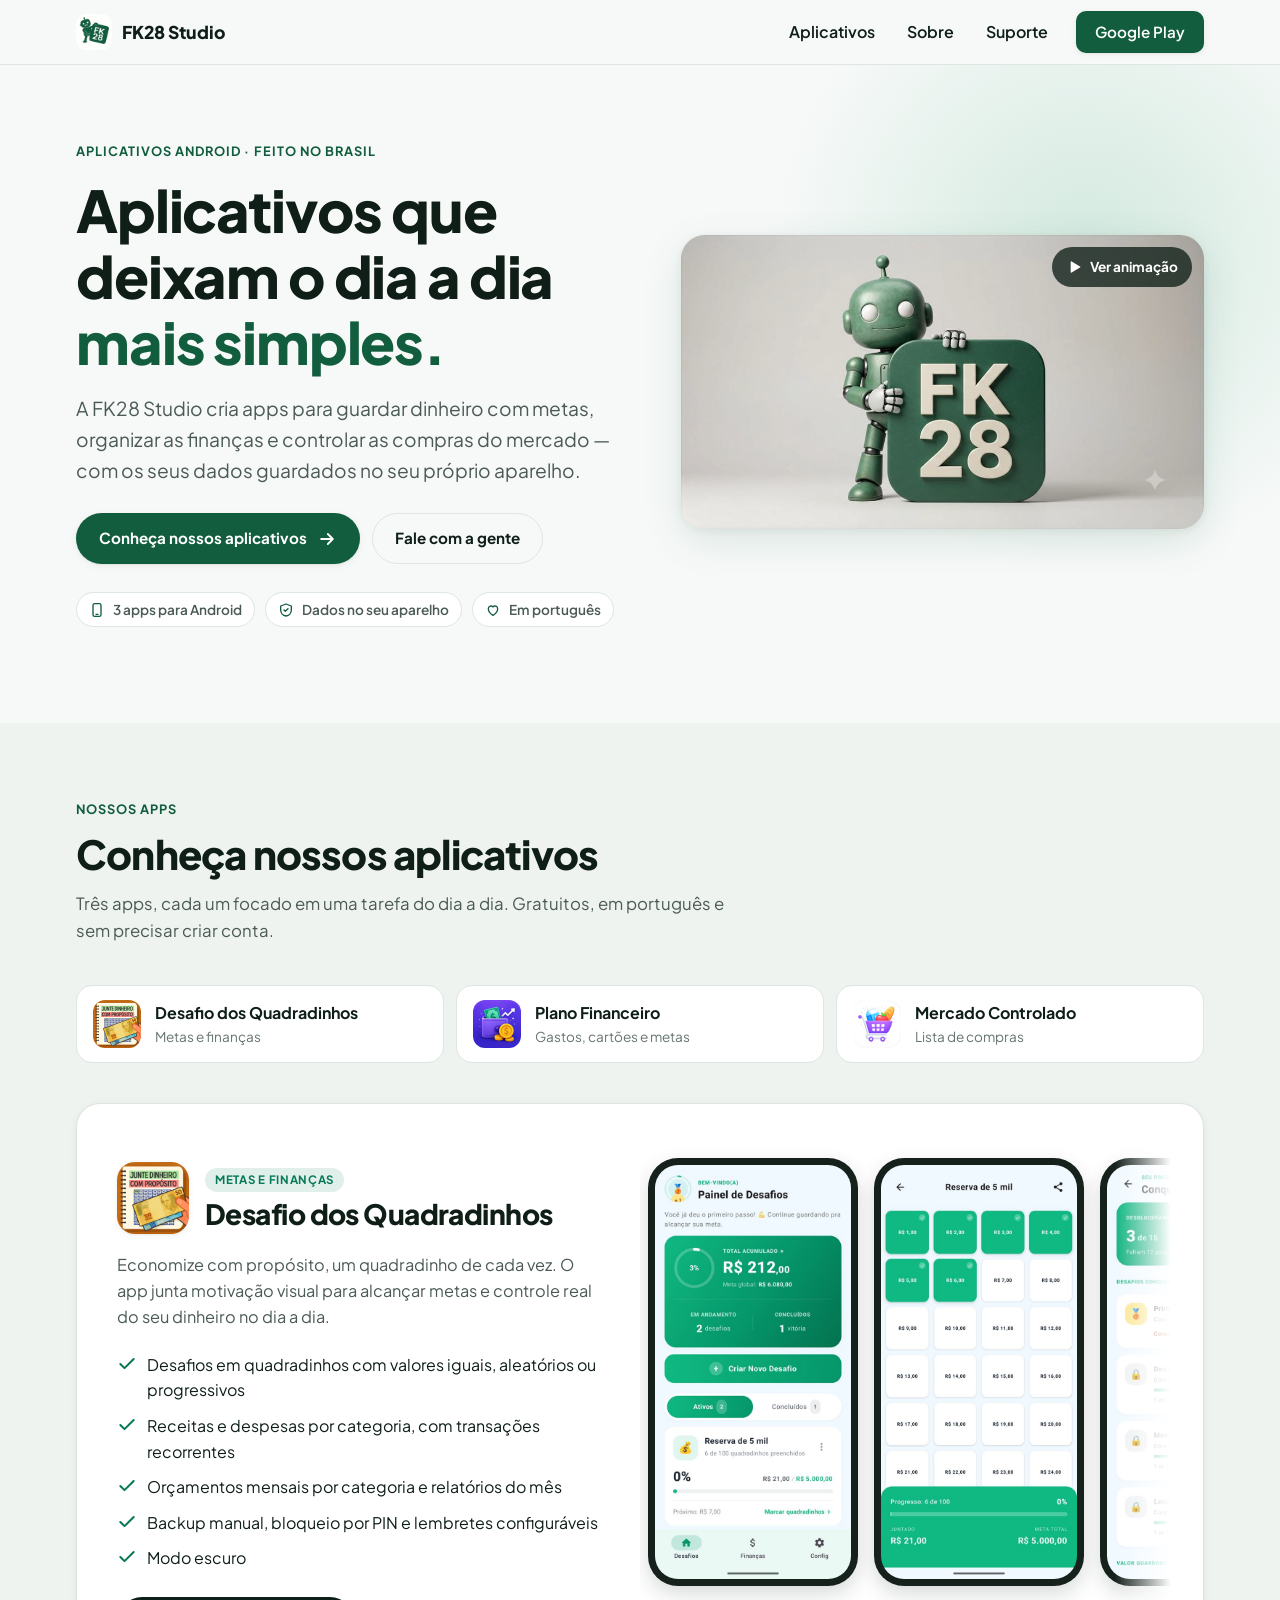
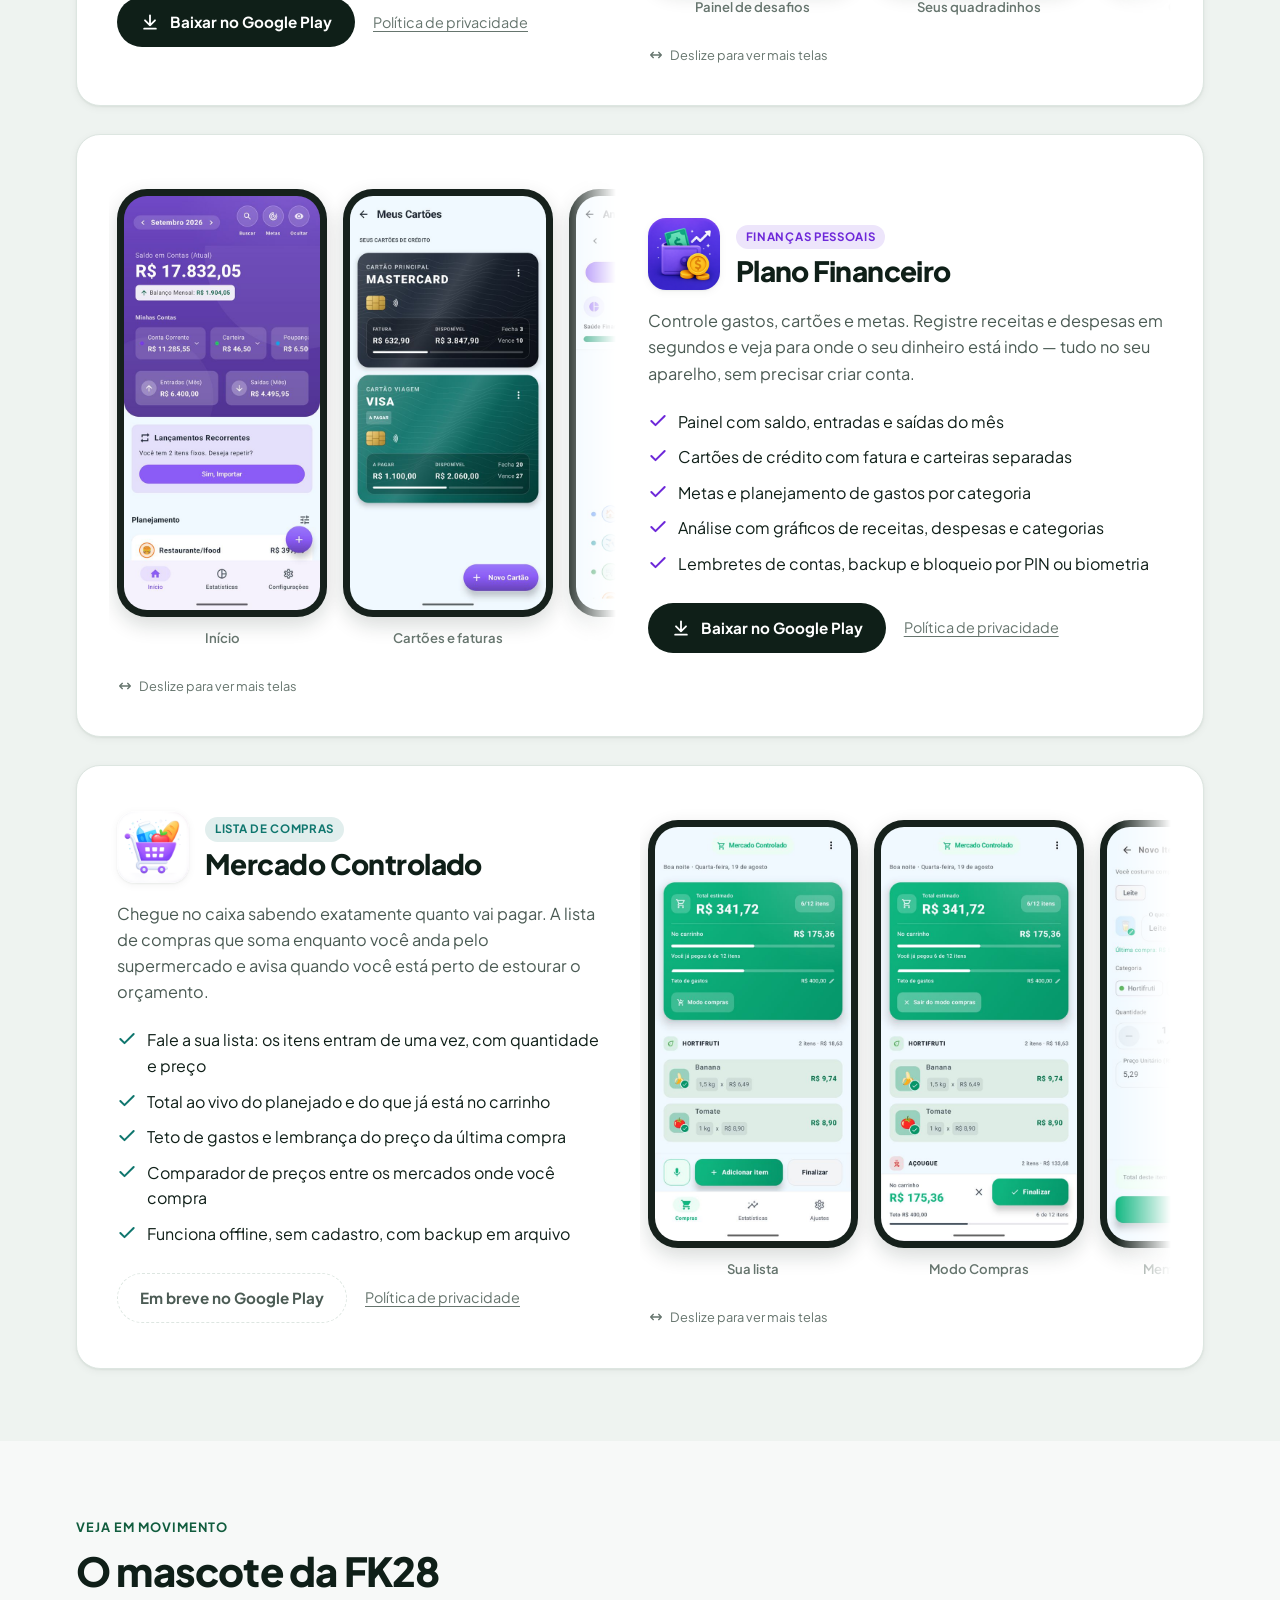
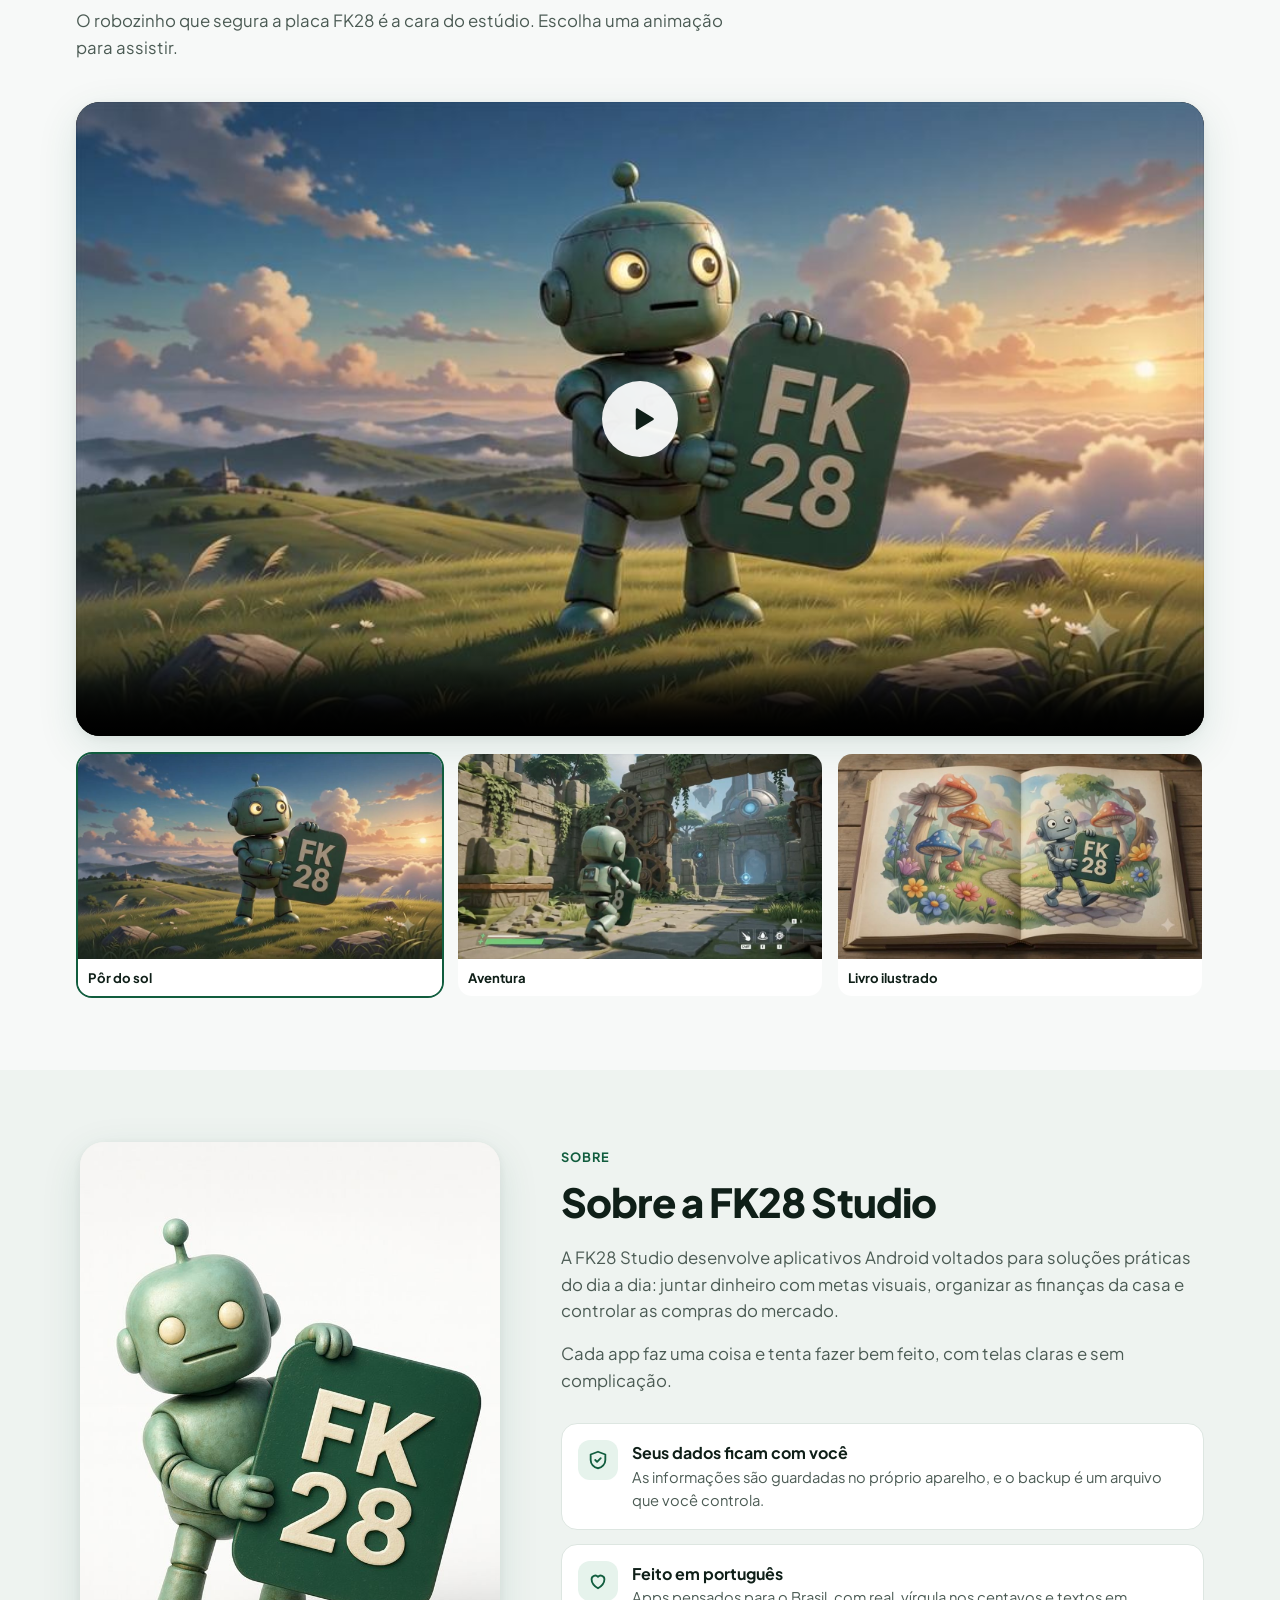
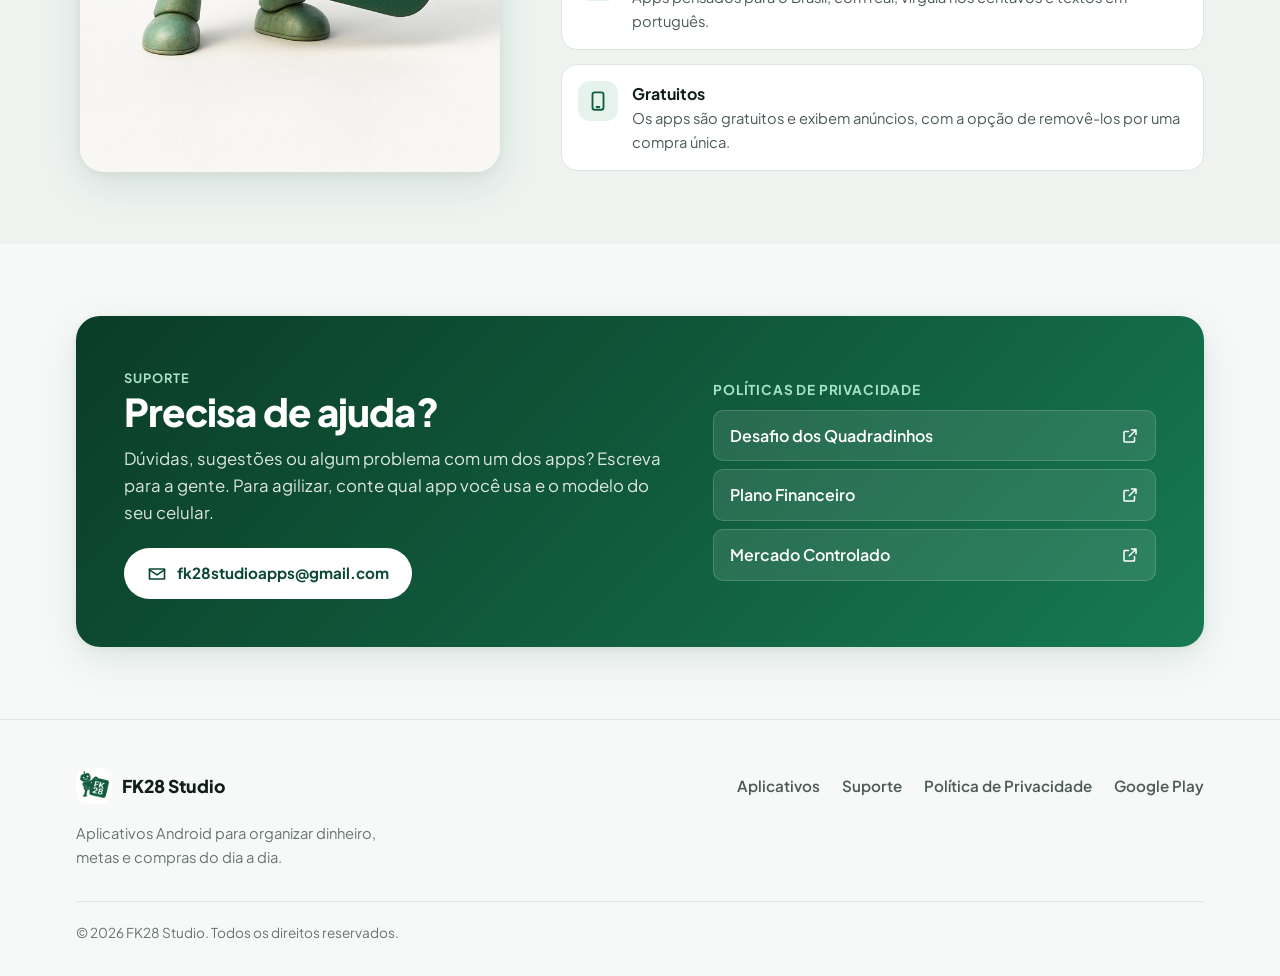
<file: index.html>
<!DOCTYPE html>
<html lang="pt-BR" class="no-js">
<head>
  <meta charset="UTF-8">
  <meta name="viewport" content="width=device-width, initial-scale=1">
  <title>FK28 Studio — Aplicativos Android</title>
  <meta name="description" content="Conheça os aplicativos Android da FK28 Studio: Desafio dos Quadradinhos, Plano Financeiro e Mercado Controlado. Apps práticos para organizar dinheiro, metas e compras do dia a dia.">
  <link rel="canonical" href="https://fk28studioapps-cpu.github.io/">
  <meta name="theme-color" content="#115d3e" media="(prefers-color-scheme: light)">
  <meta name="theme-color" content="#0b1210" media="(prefers-color-scheme: dark)">

  <link rel="icon" type="image/png" sizes="32x32" href="assets/img/favicon-32.png">
  <link rel="icon" type="image/png" sizes="64x64" href="assets/img/favicon-64.png">
  <link rel="apple-touch-icon" href="assets/img/logo-192.png">

  <meta property="og:type" content="website">
  <meta property="og:site_name" content="FK28 Studio">
  <meta property="og:locale" content="pt_BR">
  <meta property="og:title" content="FK28 Studio — Aplicativos Android">
  <meta property="og:description" content="Apps práticos para organizar dinheiro, metas e compras do dia a dia.">
  <meta property="og:url" content="https://fk28studioapps-cpu.github.io/">
  <meta property="og:image" content="https://fk28studioapps-cpu.github.io/assets/img/og-image.jpg">
  <meta property="og:image:width" content="1200">
  <meta property="og:image:height" content="630">
  <meta property="og:image:alt" content="Logo da FK28 Studio, Mobile Apps">
  <meta name="twitter:card" content="summary_large_image">

  <link rel="preconnect" href="https://fonts.googleapis.com">
  <link rel="preconnect" href="https://fonts.gstatic.com" crossorigin>
  <link rel="stylesheet" href="https://fonts.googleapis.com/css2?family=Plus+Jakarta+Sans:wght@500;600;700;800&display=swap">
  <link rel="stylesheet" href="css/style.css">
  <script>document.documentElement.classList.remove('no-js');</script>

  <script type="application/ld+json">
  {
    "@context": "https://schema.org",
    "@type": "Organization",
    "name": "FK28 Studio",
    "url": "https://fk28studioapps-cpu.github.io/",
    "logo": "https://fk28studioapps-cpu.github.io/assets/img/logo-192.png",
    "email": "fk28studioapps@gmail.com",
    "sameAs": ["https://play.google.com/store/apps/developer?id=fk28studioapps"]
  }
  </script>
</head>
<body>

<!-- Ícones (SVG reutilizável, sem biblioteca) -->
<svg width="0" height="0" style="position:absolute" aria-hidden="true" focusable="false">
  <symbol id="i-check" viewBox="0 0 24 24"><path fill="none" stroke="currentColor" stroke-width="2.4" stroke-linecap="round" stroke-linejoin="round" d="M20 6 9 17l-5-5"/></symbol>
  <symbol id="i-arrow" viewBox="0 0 24 24"><path fill="none" stroke="currentColor" stroke-width="2.2" stroke-linecap="round" stroke-linejoin="round" d="M5 12h14M13 6l6 6-6 6"/></symbol>
  <symbol id="i-down" viewBox="0 0 24 24"><path fill="none" stroke="currentColor" stroke-width="2.2" stroke-linecap="round" stroke-linejoin="round" d="M12 4v12m-6-6 6 6 6-6M5 20h14"/></symbol>
  <symbol id="i-play" viewBox="0 0 24 24"><path fill="currentColor" d="M7 4.5v15a1 1 0 0 0 1.5.86l12.5-7.5a1 1 0 0 0 0-1.72L8.5 3.64A1 1 0 0 0 7 4.5Z"/></symbol>
  <symbol id="i-replay" viewBox="0 0 24 24"><path fill="none" stroke="currentColor" stroke-width="2.2" stroke-linecap="round" stroke-linejoin="round" d="M3 12a9 9 0 1 0 3-6.7M3 4v5h5"/></symbol>
  <symbol id="i-mail" viewBox="0 0 24 24"><path fill="none" stroke="currentColor" stroke-width="2" stroke-linejoin="round" d="M3 6h18v12H3z"/><path fill="none" stroke="currentColor" stroke-width="2" stroke-linecap="round" stroke-linejoin="round" d="m3 7 9 6 9-6"/></symbol>
  <symbol id="i-shield" viewBox="0 0 24 24"><path fill="none" stroke="currentColor" stroke-width="2" stroke-linejoin="round" d="M12 3 4 6v6c0 4.5 3.4 8.3 8 9 4.6-.7 8-4.5 8-9V6l-8-3Z"/><path fill="none" stroke="currentColor" stroke-width="2" stroke-linecap="round" stroke-linejoin="round" d="m9 12 2 2 4-4"/></symbol>
  <symbol id="i-phone" viewBox="0 0 24 24"><rect x="6" y="2.5" width="12" height="19" rx="2.5" fill="none" stroke="currentColor" stroke-width="2"/><path stroke="currentColor" stroke-width="2" stroke-linecap="round" d="M10.5 18.5h3"/></symbol>
  <symbol id="i-heart" viewBox="0 0 24 24"><path fill="none" stroke="currentColor" stroke-width="2" stroke-linejoin="round" d="M12 20s-7-4.4-7-10a4 4 0 0 1 7-2.6A4 4 0 0 1 19 10c0 5.6-7 10-7 10Z"/></symbol>
  <symbol id="i-external" viewBox="0 0 24 24"><path fill="none" stroke="currentColor" stroke-width="2" stroke-linecap="round" stroke-linejoin="round" d="M14 4h6v6M20 4l-9 9M18 14v5a1 1 0 0 1-1 1H5a1 1 0 0 1-1-1V7a1 1 0 0 1 1-1h5"/></symbol>
  <symbol id="i-swipe" viewBox="0 0 24 24"><path fill="none" stroke="currentColor" stroke-width="2" stroke-linecap="round" stroke-linejoin="round" d="M4 12h16M16 8l4 4-4 4M8 8l-4 4 4 4"/></symbol>
</svg>

<a class="skip-link" href="#conteudo">Pular para o conteúdo</a>

<header class="site-header">
  <nav class="container nav" aria-label="Principal">
    <a class="brand" href="#topo">
      <img src="assets/img/logo-192.png" alt="" width="36" height="36">
      <span>FK28 Studio</span>
    </a>
    <button class="nav-toggle" type="button" aria-expanded="false" aria-controls="menu" aria-label="Abrir menu">
      <svg class="icon-open" viewBox="0 0 24 24" aria-hidden="true"><path fill="none" stroke="currentColor" stroke-width="2.2" stroke-linecap="round" d="M4 7h16M4 12h16M4 17h16"/></svg>
      <svg class="icon-close" viewBox="0 0 24 24" aria-hidden="true"><path fill="none" stroke="currentColor" stroke-width="2.2" stroke-linecap="round" d="M6 6l12 12M18 6 6 18"/></svg>
    </button>
    <ul class="nav-menu" id="menu">
      <li><a href="#aplicativos">Aplicativos</a></li>
      <li><a href="#sobre">Sobre</a></li>
      <li><a href="#suporte">Suporte</a></li>
      <li><a class="btn btn--primary" href="https://play.google.com/store/apps/developer?id=fk28studioapps" target="_blank" rel="noopener noreferrer">Google Play</a></li>
    </ul>
  </nav>
</header>

<main id="conteudo">

  <!-- Hero -->
  <section class="hero" id="topo" aria-labelledby="hero-titulo">
    <div class="container hero-grid">
      <div class="hero-text">
        <span class="eyebrow">Aplicativos Android · Feito no Brasil</span>
        <h1 id="hero-titulo">Aplicativos que deixam o dia a dia <span class="accent">mais simples.</span></h1>
        <p class="hero-lead">A FK28 Studio cria apps para guardar dinheiro com metas, organizar as finanças e controlar as compras do mercado — com os seus dados guardados no seu próprio aparelho.</p>
        <div class="hero-actions">
          <a class="btn btn--primary" href="#aplicativos">
            Conheça nossos aplicativos
            <svg aria-hidden="true"><use href="#i-arrow"/></svg>
          </a>
          <a class="btn btn--ghost" href="#suporte">Fale com a gente</a>
        </div>
        <ul class="hero-facts" aria-label="Destaques">
          <li><svg aria-hidden="true"><use href="#i-phone"/></svg>3 apps para Android</li>
          <li><svg aria-hidden="true"><use href="#i-shield"/></svg>Dados no seu aparelho</li>
          <li><svg aria-hidden="true"><use href="#i-heart"/></svg>Em português</li>
        </ul>
      </div>

      <div class="hero-media" data-hero-media>
        <!-- O vídeo só é carregado pelo JS no desktop (sem "reduzir movimento" e sem economia de dados).
             No celular fica só o pôster, e o botão carrega o vídeo sob demanda. -->
        <video muted playsinline preload="none"
               poster="assets/video/fk28-intro.jpg"
               width="1280" height="720"
               data-src="assets/video/fk28-intro.mp4"
               aria-label="Animação de abertura: o robozinho da FK28 Studio aparece segurando a placa FK28"></video>
        <button class="media-replay" type="button" data-hero-play>
          <svg aria-hidden="true"><use href="#i-play"/></svg>
          <span>Ver animação</span>
        </button>
      </div>
    </div>
  </section>

  <!-- Aplicativos -->
  <section class="section section--alt" id="aplicativos" aria-labelledby="apps-titulo">
    <div class="container">
      <div class="section-head reveal">
        <span class="eyebrow">Nossos apps</span>
        <h2 id="apps-titulo">Conheça nossos aplicativos</h2>
        <p>Três apps, cada um focado em uma tarefa do dia a dia. Gratuitos, em português e sem precisar criar conta.</p>
      </div>

      <ul class="app-index reveal" aria-label="Ir para um aplicativo">
        <li><a href="#desafio" style="--accent: var(--desafio)">
          <img src="assets/img/apps/desafio-icone.png" alt="" width="48" height="48">
          <div><strong>Desafio dos Quadradinhos</strong><span>Metas e finanças</span></div>
        </a></li>
        <li><a href="#plano" style="--accent: var(--plano)">
          <img src="assets/img/apps/plano-icone.png" alt="" width="48" height="48">
          <div><strong>Plano Financeiro</strong><span>Gastos, cartões e metas</span></div>
        </a></li>
        <li><a href="#mercado" style="--accent: var(--mercado)">
          <img src="assets/img/apps/mercado-icone.png" alt="" width="48" height="48">
          <div><strong>Mercado Controlado</strong><span>Lista de compras</span></div>
        </a></li>
      </ul>

      <!-- Desafio dos Quadradinhos — textos da ficha oficial do Google Play -->
      <article class="app-card app-card--desafio reveal" id="desafio" aria-labelledby="desafio-titulo">
        <div class="app-info">
          <div class="app-head">
            <img src="assets/img/apps/desafio-icone.png" alt="Ícone do Desafio dos Quadradinhos" width="72" height="72">
            <div>
              <span class="app-tag">Metas e finanças</span>
              <h3 id="desafio-titulo">Desafio dos Quadradinhos</h3>
            </div>
          </div>
          <p class="app-desc">Economize com propósito, um quadradinho de cada vez. O app junta motivação visual para alcançar metas e controle real do seu dinheiro no dia a dia.</p>
          <ul class="app-features">
            <li><svg aria-hidden="true"><use href="#i-check"/></svg><span>Desafios em quadradinhos com valores iguais, aleatórios ou progressivos</span></li>
            <li><svg aria-hidden="true"><use href="#i-check"/></svg><span>Receitas e despesas por categoria, com transações recorrentes</span></li>
            <li><svg aria-hidden="true"><use href="#i-check"/></svg><span>Orçamentos mensais por categoria e relatórios do mês</span></li>
            <li><svg aria-hidden="true"><use href="#i-check"/></svg><span>Backup manual, bloqueio por PIN e lembretes configuráveis</span></li>
            <li><svg aria-hidden="true"><use href="#i-check"/></svg><span>Modo escuro</span></li>
          </ul>
          <div class="app-actions">
            <a class="btn btn--play" href="https://play.google.com/store/apps/details?id=com.fkstudio.desafiodosquadradinhos" target="_blank" rel="noopener noreferrer">
              <svg aria-hidden="true"><use href="#i-down"/></svg>
              Baixar no Google Play
            </a>
            <a class="app-privacy" href="https://sites.google.com/view/politicadesafiodosquadradinhos/in%C3%ADcio" target="_blank" rel="noopener noreferrer">Política de privacidade</a>
          </div>
        </div>
        <div class="app-shots">
          <ul class="gallery" aria-label="Telas do Desafio dos Quadradinhos" tabindex="0">
            <li><figure><div class="phone"><img src="assets/img/apps/desafio-1.jpg" alt="Painel de Desafios com o total acumulado e o progresso da meta global" width="540" height="1140" loading="lazy" decoding="async"></div><figcaption>Painel de desafios</figcaption></figure></li>
            <li><figure><div class="phone"><img src="assets/img/apps/desafio-2.jpg" alt="Grade de quadradinhos de um desafio, com os valores já marcados em verde" width="540" height="1140" loading="lazy" decoding="async"></div><figcaption>Seus quadradinhos</figcaption></figure></li>
            <li><figure><div class="phone"><img src="assets/img/apps/desafio-3.jpg" alt="Tela de conquistas com as medalhas desbloqueadas e as próximas" width="540" height="1140" loading="lazy" decoding="async"></div><figcaption>Conquistas</figcaption></figure></li>
            <li><figure><div class="phone"><img src="assets/img/apps/desafio-4.jpg" alt="Área financeira com o saldo do mês, receitas e despesas" width="540" height="1140" loading="lazy" decoding="async"></div><figcaption>Área financeira</figcaption></figure></li>
          </ul>
          <p class="gallery-hint"><svg aria-hidden="true"><use href="#i-swipe"/></svg>Deslize para ver mais telas</p>
        </div>
      </article>

      <!-- Plano Financeiro — textos da ficha oficial do Google Play -->
      <article class="app-card app-card--plano app-card--reverse reveal" id="plano" aria-labelledby="plano-titulo">
        <div class="app-info">
          <div class="app-head">
            <img src="assets/img/apps/plano-icone.png" alt="Ícone do Plano Financeiro" width="72" height="72">
            <div>
              <span class="app-tag">Finanças pessoais</span>
              <h3 id="plano-titulo">Plano Financeiro</h3>
            </div>
          </div>
          <p class="app-desc">Controle gastos, cartões e metas. Registre receitas e despesas em segundos e veja para onde o seu dinheiro está indo — tudo no seu aparelho, sem precisar criar conta.</p>
          <ul class="app-features">
            <li><svg aria-hidden="true"><use href="#i-check"/></svg><span>Painel com saldo, entradas e saídas do mês</span></li>
            <li><svg aria-hidden="true"><use href="#i-check"/></svg><span>Cartões de crédito com fatura e carteiras separadas</span></li>
            <li><svg aria-hidden="true"><use href="#i-check"/></svg><span>Metas e planejamento de gastos por categoria</span></li>
            <li><svg aria-hidden="true"><use href="#i-check"/></svg><span>Análise com gráficos de receitas, despesas e categorias</span></li>
            <li><svg aria-hidden="true"><use href="#i-check"/></svg><span>Lembretes de contas, backup e bloqueio por PIN ou biometria</span></li>
          </ul>
          <div class="app-actions">
            <a class="btn btn--play" href="https://play.google.com/store/apps/details?id=com.fkstudio.planofinanceiro" target="_blank" rel="noopener noreferrer">
              <svg aria-hidden="true"><use href="#i-down"/></svg>
              Baixar no Google Play
            </a>
            <a class="app-privacy" href="https://sites.google.com/view/politicaplanofinanceiro/in%C3%ADcio" target="_blank" rel="noopener noreferrer">Política de privacidade</a>
          </div>
        </div>
        <div class="app-shots">
          <ul class="gallery" aria-label="Telas do Plano Financeiro" tabindex="0">
            <li><figure><div class="phone"><img src="assets/img/apps/plano-1.jpg" alt="Tela inicial com o saldo em contas, entradas e saídas do mês" width="540" height="1140" loading="lazy" decoding="async"></div><figcaption>Início</figcaption></figure></li>
            <li><figure><div class="phone"><img src="assets/img/apps/plano-2.jpg" alt="Meus Cartões, com a fatura e o limite disponível de cada cartão" width="540" height="1140" loading="lazy" decoding="async"></div><figcaption>Cartões e faturas</figcaption></figure></li>
            <li><figure><div class="phone"><img src="assets/img/apps/plano-3.jpg" alt="Análise financeira com gráfico de rosca das despesas por categoria" width="540" height="1140" loading="lazy" decoding="async"></div><figcaption>Análise financeira</figcaption></figure></li>
            <li><figure><div class="phone"><img src="assets/img/apps/plano-4.jpg" alt="Minhas Contas, com o saldo de conta corrente, carteira e poupança" width="540" height="1140" loading="lazy" decoding="async"></div><figcaption>Minhas contas</figcaption></figure></li>
          </ul>
          <p class="gallery-hint"><svg aria-hidden="true"><use href="#i-swipe"/></svg>Deslize para ver mais telas</p>
        </div>
      </article>

      <!-- Mercado Controlado — textos de MercadoControlado/PLAY_STORE.md (ficha preparada para a loja) -->
      <article class="app-card app-card--mercado reveal" id="mercado" aria-labelledby="mercado-titulo">
        <div class="app-info">
          <div class="app-head">
            <img src="assets/img/apps/mercado-icone.png" alt="Ícone do Mercado Controlado" width="72" height="72">
            <div>
              <span class="app-tag">Lista de compras</span>
              <h3 id="mercado-titulo">Mercado Controlado</h3>
            </div>
          </div>
          <p class="app-desc">Chegue no caixa sabendo exatamente quanto vai pagar. A lista de compras que soma enquanto você anda pelo supermercado e avisa quando você está perto de estourar o orçamento.</p>
          <ul class="app-features">
            <li><svg aria-hidden="true"><use href="#i-check"/></svg><span>Fale a sua lista: os itens entram de uma vez, com quantidade e preço</span></li>
            <li><svg aria-hidden="true"><use href="#i-check"/></svg><span>Total ao vivo do planejado e do que já está no carrinho</span></li>
            <li><svg aria-hidden="true"><use href="#i-check"/></svg><span>Teto de gastos e lembrança do preço da última compra</span></li>
            <li><svg aria-hidden="true"><use href="#i-check"/></svg><span>Comparador de preços entre os mercados onde você compra</span></li>
            <li><svg aria-hidden="true"><use href="#i-check"/></svg><span>Funciona offline, sem cadastro, com backup em arquivo</span></li>
          </ul>
          <div class="app-actions">
            <!-- CONFIGURAR QUANDO O APP ESTIVER PÚBLICO NA PLAY:
                 hoje a ficha responde 404 para quem não é testador. Troque este <span> por:
                 <a class="btn btn--play" href="https://play.google.com/store/apps/details?id=com.fkstudio.mercadocontrolado" target="_blank" rel="noopener noreferrer"><svg aria-hidden="true"><use href="#i-down"/></svg>Baixar no Google Play</a> -->
            <span class="btn btn--soon" data-play-url="https://play.google.com/store/apps/details?id=com.fkstudio.mercadocontrolado">Em breve no Google Play</span>
            <a class="app-privacy" href="https://sites.google.com/view/mercado-controlado/in%C3%ADcio" target="_blank" rel="noopener noreferrer">Política de privacidade</a>
          </div>
        </div>
        <div class="app-shots">
          <ul class="gallery" aria-label="Telas do Mercado Controlado" tabindex="0">
            <li><figure><div class="phone"><img src="assets/img/apps/mercado-1.jpg" alt="Lista de compras com o total estimado, o valor no carrinho e o teto de gastos" width="540" height="1140" loading="lazy" decoding="async"></div><figcaption>Sua lista</figcaption></figure></li>
            <li><figure><div class="phone"><img src="assets/img/apps/mercado-2.jpg" alt="Modo Compras, com os itens já pegos e o botão Finalizar" width="540" height="1140" loading="lazy" decoding="async"></div><figcaption>Modo Compras</figcaption></figure></li>
            <li><figure><div class="phone"><img src="assets/img/apps/mercado-3.jpg" alt="Novo item preenchido com o preço da última compra e o microfone para ditar" width="540" height="1140" loading="lazy" decoding="async"></div><figcaption>Memória de preços</figcaption></figure></li>
            <li><figure><div class="phone"><img src="assets/img/apps/mercado-4.jpg" alt="Comparador de preços do mesmo produto em dois mercados" width="540" height="1140" loading="lazy" decoding="async"></div><figcaption>Comparar preços</figcaption></figure></li>
          </ul>
          <p class="gallery-hint"><svg aria-hidden="true"><use href="#i-swipe"/></svg>Deslize para ver mais telas</p>
        </div>
      </article>
    </div>
  </section>

  <!-- Vídeos do mascote -->
  <section class="section" id="em-movimento" aria-labelledby="videos-titulo">
    <div class="container">
      <div class="section-head reveal">
        <span class="eyebrow">Veja em movimento</span>
        <h2 id="videos-titulo">O mascote da FK28</h2>
        <p>O robozinho que segura a placa FK28 é a cara do estúdio. Escolha uma animação para assistir.</p>
      </div>

      <div class="reveal">
        <div class="player">
          <video id="player" controls playsinline preload="none"
                 poster="assets/video/fk28-por-do-sol.jpg"
                 width="1280" height="720"
                 aria-label="Animação: o robozinho FK28 num campo ao pôr do sol">
            <source src="assets/video/fk28-por-do-sol.mp4" type="video/mp4">
          </video>
          <button class="player-start" type="button" data-player-start aria-label="Reproduzir animação">
            <span><svg aria-hidden="true"><use href="#i-play"/></svg></span>
          </button>
        </div>
        <ul class="thumbs" aria-label="Escolher animação">
          <li><button class="thumb" type="button" aria-current="true"
                      data-video="assets/video/fk28-por-do-sol.mp4" data-poster="assets/video/fk28-por-do-sol.jpg"
                      data-label="Animação: o robozinho FK28 num campo ao pôr do sol">
            <img src="assets/video/fk28-por-do-sol.jpg" alt="" width="960" height="540" loading="lazy" decoding="async">
            <span>Pôr do sol</span>
          </button></li>
          <li><button class="thumb" type="button"
                      data-video="assets/video/fk28-ruinas.mp4" data-poster="assets/video/fk28-ruinas.jpg"
                      data-label="Animação: o robozinho FK28 explorando ruínas, em estilo de videogame">
            <img src="assets/video/fk28-ruinas.jpg" alt="" width="960" height="540" loading="lazy" decoding="async">
            <span>Aventura</span>
          </button></li>
          <li><button class="thumb" type="button"
                      data-video="assets/video/fk28-livro.mp4" data-poster="assets/video/fk28-livro.jpg"
                      data-label="Animação: o robozinho FK28 nas páginas de um livro ilustrado">
            <img src="assets/video/fk28-livro.jpg" alt="" width="960" height="540" loading="lazy" decoding="async">
            <span>Livro ilustrado</span>
          </button></li>
        </ul>
      </div>
    </div>
  </section>

  <!-- Sobre -->
  <section class="section section--alt" id="sobre" aria-labelledby="sobre-titulo">
    <div class="container about-grid">
      <div class="about-art reveal">
        <img src="assets/img/robo-fk28.jpg" alt="O robozinho mascote da FK28 Studio segurando a placa verde com FK28" width="720" height="1080" loading="lazy" decoding="async">
      </div>
      <div class="about-text reveal">
        <span class="eyebrow">Sobre</span>
        <div class="section-head" style="margin-bottom: 20px">
          <h2 id="sobre-titulo">Sobre a FK28 Studio</h2>
        </div>
        <p>A FK28 Studio desenvolve aplicativos Android voltados para soluções práticas do dia a dia: juntar dinheiro com metas visuais, organizar as finanças da casa e controlar as compras do mercado.</p>
        <p>Cada app faz uma coisa e tenta fazer bem feito, com telas claras e sem complicação.</p>
        <ul class="values">
          <li>
            <span class="icon"><svg aria-hidden="true"><use href="#i-shield"/></svg></span>
            <div><strong>Seus dados ficam com você</strong><span>As informações são guardadas no próprio aparelho, e o backup é um arquivo que você controla.</span></div>
          </li>
          <li>
            <span class="icon"><svg aria-hidden="true"><use href="#i-heart"/></svg></span>
            <div><strong>Feito em português</strong><span>Apps pensados para o Brasil, com real, vírgula nos centavos e textos em português.</span></div>
          </li>
          <li>
            <span class="icon"><svg aria-hidden="true"><use href="#i-phone"/></svg></span>
            <div><strong>Gratuitos</strong><span>Os apps são gratuitos e exibem anúncios, com a opção de removê-los por uma compra única.</span></div>
          </li>
        </ul>
      </div>
    </div>
  </section>

  <!-- Suporte -->
  <section class="section" id="suporte" aria-labelledby="suporte-titulo">
    <div class="container">
      <div class="support-card reveal">
        <div>
          <span class="eyebrow">Suporte</span>
          <h2 id="suporte-titulo">Precisa de ajuda?</h2>
          <p>Dúvidas, sugestões ou algum problema com um dos apps? Escreva para a gente. Para agilizar, conte qual app você usa e o modelo do seu celular.</p>
          <a class="btn support-mail" href="mailto:fk28studioapps@gmail.com?subject=Suporte%20FK28%20Studio">
            <svg aria-hidden="true"><use href="#i-mail"/></svg>
            fk28studioapps@gmail.com
          </a>
        </div>
        <div class="support-links">
          <h3>Políticas de privacidade</h3>
          <ul>
            <li><a href="https://sites.google.com/view/politicadesafiodosquadradinhos/in%C3%ADcio" target="_blank" rel="noopener noreferrer">Desafio dos Quadradinhos <svg aria-hidden="true"><use href="#i-external"/></svg></a></li>
            <li><a href="https://sites.google.com/view/politicaplanofinanceiro/in%C3%ADcio" target="_blank" rel="noopener noreferrer">Plano Financeiro <svg aria-hidden="true"><use href="#i-external"/></svg></a></li>
            <li><a href="https://sites.google.com/view/mercado-controlado/in%C3%ADcio" target="_blank" rel="noopener noreferrer">Mercado Controlado <svg aria-hidden="true"><use href="#i-external"/></svg></a></li>
          </ul>
        </div>
      </div>
    </div>
  </section>

</main>

<footer class="site-footer">
  <div class="container">
    <div class="footer-grid">
      <div class="footer-brand">
        <a class="brand" href="#topo">
          <img src="assets/img/logo-192.png" alt="" width="36" height="36" loading="lazy">
          <span>FK28 Studio</span>
        </a>
        <p>Aplicativos Android para organizar dinheiro, metas e compras do dia a dia.</p>
      </div>
      <nav class="footer-nav" aria-label="Rodapé">
        <ul>
          <li><a href="#aplicativos">Aplicativos</a></li>
          <li><a href="#suporte">Suporte</a></li>
          <li><a href="privacy.html">Política de Privacidade</a></li>
          <li><a href="https://play.google.com/store/apps/developer?id=fk28studioapps" target="_blank" rel="noopener noreferrer">Google Play</a></li>
        </ul>
      </nav>
    </div>
    <p class="footer-copy">© 2026 FK28 Studio. Todos os direitos reservados.</p>
  </div>
</footer>

<script src="js/script.js" defer></script>
</body>
</html>
</file>
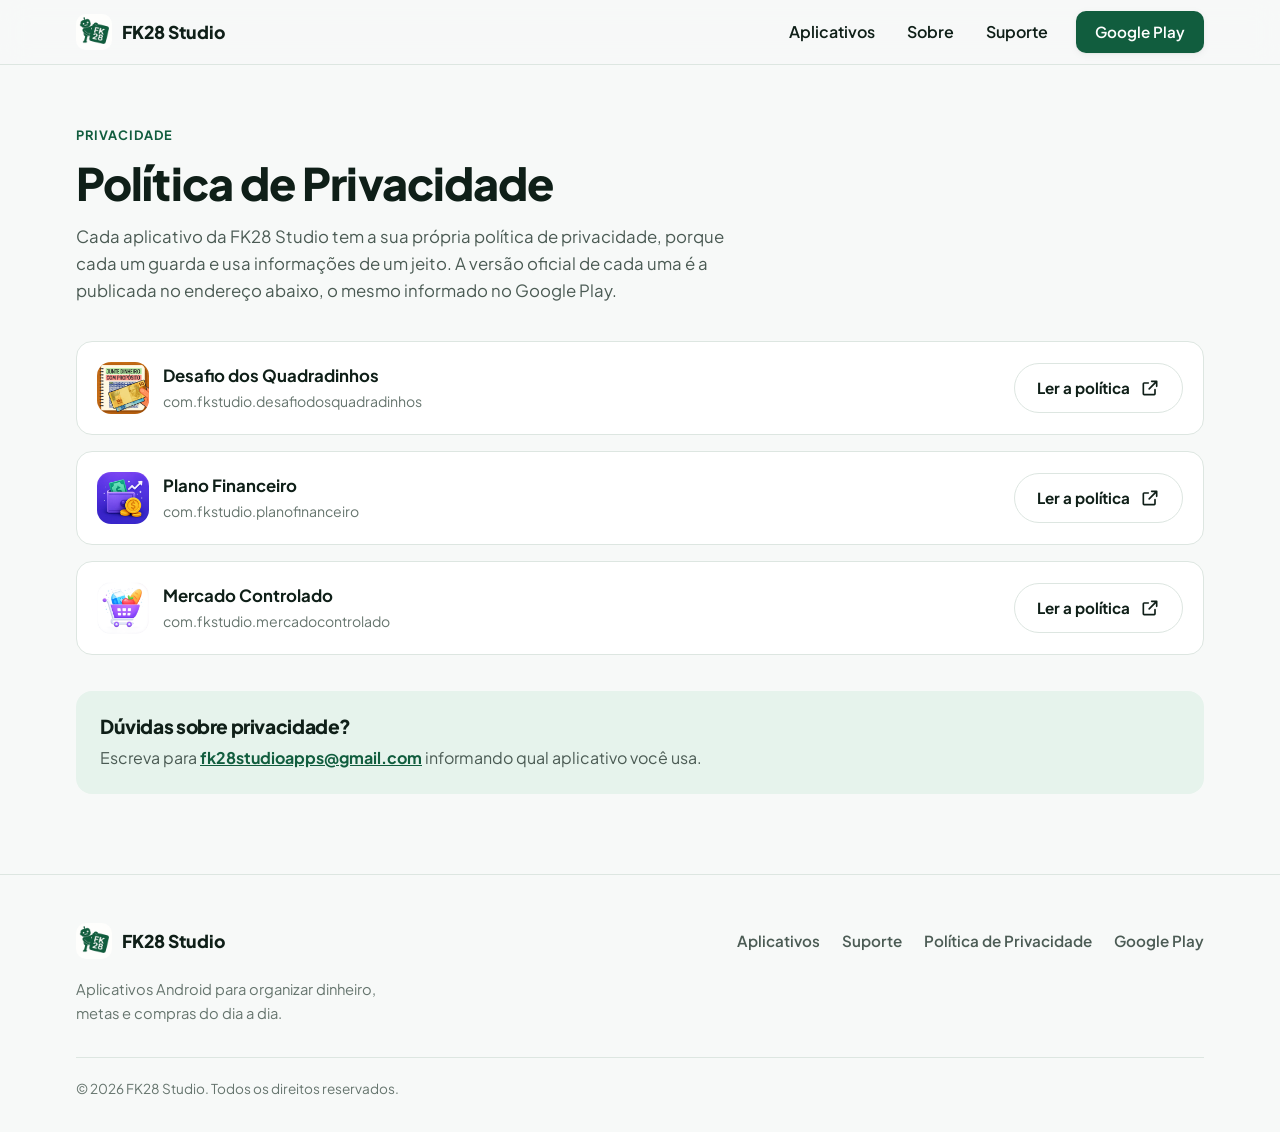
<file: privacy.html>
<!DOCTYPE html>
<html lang="pt-BR" class="no-js">
<head>
  <meta charset="UTF-8">
  <meta name="viewport" content="width=device-width, initial-scale=1">
  <title>Política de Privacidade — FK28 Studio</title>
  <meta name="description" content="Políticas de privacidade dos aplicativos da FK28 Studio: Desafio dos Quadradinhos, Plano Financeiro e Mercado Controlado.">
  <link rel="canonical" href="https://fk28studioapps-cpu.github.io/privacy.html">
  <meta name="theme-color" content="#115d3e" media="(prefers-color-scheme: light)">
  <meta name="theme-color" content="#0b1210" media="(prefers-color-scheme: dark)">
  <link rel="icon" type="image/png" sizes="32x32" href="assets/img/favicon-32.png">
  <link rel="icon" type="image/png" sizes="64x64" href="assets/img/favicon-64.png">
  <link rel="apple-touch-icon" href="assets/img/logo-192.png">

  <meta property="og:type" content="website">
  <meta property="og:site_name" content="FK28 Studio">
  <meta property="og:locale" content="pt_BR">
  <meta property="og:title" content="Política de Privacidade — FK28 Studio">
  <meta property="og:description" content="Políticas de privacidade dos aplicativos da FK28 Studio.">
  <meta property="og:url" content="https://fk28studioapps-cpu.github.io/privacy.html">
  <meta property="og:image" content="https://fk28studioapps-cpu.github.io/assets/img/og-image.jpg">

  <link rel="preconnect" href="https://fonts.googleapis.com">
  <link rel="preconnect" href="https://fonts.gstatic.com" crossorigin>
  <link rel="stylesheet" href="https://fonts.googleapis.com/css2?family=Plus+Jakarta+Sans:wght@500;600;700;800&display=swap">
  <link rel="stylesheet" href="css/style.css">
  <script>document.documentElement.classList.remove('no-js');</script>
</head>
<body>

<svg width="0" height="0" style="position:absolute" aria-hidden="true" focusable="false">
  <symbol id="i-external" viewBox="0 0 24 24"><path fill="none" stroke="currentColor" stroke-width="2" stroke-linecap="round" stroke-linejoin="round" d="M14 4h6v6M20 4l-9 9M18 14v5a1 1 0 0 1-1 1H5a1 1 0 0 1-1-1V7a1 1 0 0 1 1-1h5"/></symbol>
</svg>

<a class="skip-link" href="#conteudo">Pular para o conteúdo</a>

<header class="site-header">
  <nav class="container nav" aria-label="Principal">
    <a class="brand" href="./">
      <img src="assets/img/logo-192.png" alt="" width="36" height="36">
      <span>FK28 Studio</span>
    </a>
    <button class="nav-toggle" type="button" aria-expanded="false" aria-controls="menu" aria-label="Abrir menu">
      <svg class="icon-open" viewBox="0 0 24 24" aria-hidden="true"><path fill="none" stroke="currentColor" stroke-width="2.2" stroke-linecap="round" d="M4 7h16M4 12h16M4 17h16"/></svg>
      <svg class="icon-close" viewBox="0 0 24 24" aria-hidden="true"><path fill="none" stroke="currentColor" stroke-width="2.2" stroke-linecap="round" d="M6 6l12 12M18 6 6 18"/></svg>
    </button>
    <ul class="nav-menu" id="menu">
      <li><a href="./#aplicativos">Aplicativos</a></li>
      <li><a href="./#sobre">Sobre</a></li>
      <li><a href="./#suporte">Suporte</a></li>
      <li><a class="btn btn--primary" href="https://play.google.com/store/apps/developer?id=fk28studioapps" target="_blank" rel="noopener noreferrer">Google Play</a></li>
    </ul>
  </nav>
</header>

<main id="conteudo" class="page">
  <div class="container">
    <span class="eyebrow">Privacidade</span>
    <h1>Política de Privacidade</h1>
    <p class="page-lead">Cada aplicativo da FK28 Studio tem a sua própria política de privacidade, porque cada um guarda e usa informações de um jeito. A versão oficial de cada uma é a publicada no endereço abaixo, o mesmo informado no Google Play.</p>

    <!-- Os textos oficiais ficam no Google Sites e não são copiados aqui de propósito:
         duas cópias do mesmo documento legal acabam divergindo. Se um dia a política passar
         a ser hospedada neste site, substitua o link do app pelo novo endereço e atualize
         também a ficha do Google Play e o link dentro do app. -->
    <ul class="policy-list">
      <li>
        <div class="policy-app">
          <img src="assets/img/apps/desafio-icone.png" alt="" width="52" height="52">
          <div><strong>Desafio dos Quadradinhos</strong><span>com.fkstudio.desafiodosquadradinhos</span></div>
        </div>
        <a class="btn btn--ghost" href="https://sites.google.com/view/politicadesafiodosquadradinhos/in%C3%ADcio" target="_blank" rel="noopener noreferrer">
          Ler a política
          <svg aria-hidden="true"><use href="#i-external"/></svg>
        </a>
      </li>
      <li>
        <div class="policy-app">
          <img src="assets/img/apps/plano-icone.png" alt="" width="52" height="52">
          <div><strong>Plano Financeiro</strong><span>com.fkstudio.planofinanceiro</span></div>
        </div>
        <a class="btn btn--ghost" href="https://sites.google.com/view/politicaplanofinanceiro/in%C3%ADcio" target="_blank" rel="noopener noreferrer">
          Ler a política
          <svg aria-hidden="true"><use href="#i-external"/></svg>
        </a>
      </li>
      <li>
        <div class="policy-app">
          <img src="assets/img/apps/mercado-icone.png" alt="" width="52" height="52">
          <div><strong>Mercado Controlado</strong><span>com.fkstudio.mercadocontrolado</span></div>
        </div>
        <a class="btn btn--ghost" href="https://sites.google.com/view/mercado-controlado/in%C3%ADcio" target="_blank" rel="noopener noreferrer">
          Ler a política
          <svg aria-hidden="true"><use href="#i-external"/></svg>
        </a>
      </li>
    </ul>

    <div class="page-box">
      <h2>Dúvidas sobre privacidade?</h2>
      <p>Escreva para <a href="mailto:fk28studioapps@gmail.com?subject=Privacidade%20FK28%20Studio">fk28studioapps@gmail.com</a> informando qual aplicativo você usa.</p>
    </div>
  </div>
</main>

<footer class="site-footer">
  <div class="container">
    <div class="footer-grid">
      <div class="footer-brand">
        <a class="brand" href="./">
          <img src="assets/img/logo-192.png" alt="" width="36" height="36" loading="lazy">
          <span>FK28 Studio</span>
        </a>
        <p>Aplicativos Android para organizar dinheiro, metas e compras do dia a dia.</p>
      </div>
      <nav class="footer-nav" aria-label="Rodapé">
        <ul>
          <li><a href="./#aplicativos">Aplicativos</a></li>
          <li><a href="./#suporte">Suporte</a></li>
          <li><a href="privacy.html" aria-current="page">Política de Privacidade</a></li>
          <li><a href="https://play.google.com/store/apps/developer?id=fk28studioapps" target="_blank" rel="noopener noreferrer">Google Play</a></li>
        </ul>
      </nav>
    </div>
    <p class="footer-copy">© 2026 FK28 Studio. Todos os direitos reservados.</p>
  </div>
</footer>

<script src="js/script.js" defer></script>
</body>
</html>
</file>
<file: css/style.css>
/* FK28 Studio — site oficial
   Mobile-first. Cores em tokens no :root, redefinidas para o modo escuro. */

:root {
  color-scheme: light dark;

  --brand: #115d3e;
  --brand-strong: #0c4830;
  --brand-soft: #e6f3ec;
  --on-brand: #ffffff;

  --bg: #f7f9f8;
  --bg-alt: #eef3f0;
  --surface: #ffffff;
  --text: #0f1f18;
  --text-muted: #4b5b54;
  --text-subtle: #66756e;
  --border: #dde6e1;
  --shadow-sm: 0 1px 2px rgba(15, 31, 24, 0.06), 0 2px 8px rgba(15, 31, 24, 0.05);
  --shadow-lg: 0 12px 40px rgba(17, 93, 62, 0.12), 0 2px 8px rgba(15, 31, 24, 0.06);
  --header-bg: rgba(247, 249, 248, 0.86);
  --phone-frame: #16211c;

  /* acento de cada app (texto sobre --surface passa 4.5:1 nos dois temas) */
  --desafio: #047857;
  --plano: #6d28d9;
  --mercado: #0f766e;

  --radius-lg: 24px;
  --radius-md: 16px;
  --radius-sm: 10px;
  --max: 1160px;
  --gutter: 16px;
  --font: 'Plus Jakarta Sans', system-ui, -apple-system, 'Segoe UI', Roboto, sans-serif;
}

@media (prefers-color-scheme: dark) {
  :root {
    --brand: #2fa36f;
    --brand-strong: #46b883;
    --brand-soft: rgba(47, 163, 111, 0.14);
    --on-brand: #04140c;

    --bg: #0b1210;
    --bg-alt: #101a16;
    --surface: #131f1a;
    --text: #e6efea;
    --text-muted: #a9b8b1;
    --text-subtle: #8c9c95;
    --border: #22322b;
    --shadow-sm: 0 1px 2px rgba(0, 0, 0, 0.4);
    --shadow-lg: 0 12px 40px rgba(0, 0, 0, 0.45);
    --header-bg: rgba(11, 18, 16, 0.82);
    --phone-frame: #000000;

    --desafio: #34d399;
    --plano: #b794f6;
    --mercado: #2dd4bf;
  }
}

/* ---------- Base ---------- */

*,
*::before,
*::after { box-sizing: border-box; }

html { scroll-behavior: smooth; -webkit-text-size-adjust: 100%; }

body {
  margin: 0;
  font-family: var(--font);
  font-size: 1rem;
  line-height: 1.6;
  color: var(--text);
  background: var(--bg);
  overflow-x: hidden;
}

img, video { display: block; max-width: 100%; height: auto; }

a { color: inherit; }

h1, h2, h3 { line-height: 1.15; margin: 0; letter-spacing: -0.02em; }
p { margin: 0; }

:focus-visible {
  outline: 3px solid var(--brand);
  outline-offset: 3px;
  border-radius: 6px;
}

.skip-link {
  position: absolute;
  left: 12px;
  top: -60px;
  z-index: 200;
  background: var(--brand);
  color: var(--on-brand);
  padding: 10px 16px;
  border-radius: var(--radius-sm);
  font-weight: 700;
  text-decoration: none;
}
.skip-link:focus { top: 12px; }

.container {
  width: 100%;
  max-width: var(--max);
  margin: 0 auto;
  padding: 0 var(--gutter);
}

/* Grid de uma coluna com mínimo 0: sem isso a coluna implícita cresce até o conteúdo
   mais largo (a galeria horizontal) e empurra a página para fora da tela no celular.
   As media queries mais abaixo redefinem as colunas nas telas largas. */
.hero-grid,
.app-index,
.app-card,
.about-grid,
.support-card,
.footer-grid { grid-template-columns: minmax(0, 1fr); }

.section { padding: 72px 0; scroll-margin-top: 64px; }
.section--alt { background: var(--bg-alt); }

.eyebrow {
  display: inline-flex;
  align-items: center;
  gap: 8px;
  font-size: 0.8rem;
  font-weight: 700;
  letter-spacing: 0.08em;
  text-transform: uppercase;
  color: var(--brand);
}

.section-head { max-width: 680px; margin-bottom: 40px; }
.section-head h2 { font-size: clamp(1.75rem, 4.5vw, 2.5rem); font-weight: 800; margin-top: 10px; }
.section-head p { margin-top: 14px; color: var(--text-muted); font-size: 1.05rem; }

/* ---------- Botões ---------- */

.btn {
  display: inline-flex;
  align-items: center;
  justify-content: center;
  gap: 10px;
  min-height: 48px;
  padding: 12px 22px;
  border-radius: 999px;
  border: 1px solid transparent;
  font: inherit;
  font-weight: 700;
  font-size: 0.95rem;
  text-decoration: none;
  cursor: pointer;
  transition: background-color 0.2s, border-color 0.2s, transform 0.2s, box-shadow 0.2s;
}
.btn svg { width: 20px; height: 20px; flex: none; }

.btn--primary { background: var(--brand); color: var(--on-brand); box-shadow: var(--shadow-sm); }
.btn--primary:hover { background: var(--brand-strong); transform: translateY(-1px); }

.btn--ghost { background: transparent; color: var(--text); border-color: var(--border); }
.btn--ghost:hover { border-color: var(--brand); color: var(--brand); }

.btn--play { background: #0f1f18; color: #fff; }
.btn--play:hover { background: #000; transform: translateY(-1px); }
@media (prefers-color-scheme: dark) {
  .btn--play { background: #e6efea; color: #0b1210; }
  .btn--play:hover { background: #fff; }
}

.btn--soon {
  background: transparent;
  color: var(--text-muted);
  border: 1px dashed var(--border);
  cursor: default;
}

/* ---------- Header ---------- */

.site-header {
  position: sticky;
  top: 0;
  z-index: 100;
  background: var(--header-bg);
  backdrop-filter: saturate(160%) blur(14px);
  -webkit-backdrop-filter: saturate(160%) blur(14px);
  border-bottom: 1px solid var(--border);
}

.nav {
  display: flex;
  align-items: center;
  justify-content: space-between;
  height: 64px;
  gap: 16px;
}

.brand {
  display: inline-flex;
  align-items: center;
  gap: 10px;
  font-weight: 800;
  font-size: 1.1rem;
  text-decoration: none;
  color: var(--text);
}
.brand img { width: 36px; height: 36px; border-radius: 10px; background: #fff; }

.nav-toggle {
  display: inline-flex;
  align-items: center;
  justify-content: center;
  width: 44px;
  height: 44px;
  border-radius: 12px;
  border: 1px solid var(--border);
  background: var(--surface);
  color: var(--text);
  cursor: pointer;
}
.nav-toggle svg { width: 22px; height: 22px; }
.nav-toggle .icon-close { display: none; }
.nav-toggle[aria-expanded="true"] .icon-open { display: none; }
.nav-toggle[aria-expanded="true"] .icon-close { display: block; }

.nav-menu {
  position: absolute;
  top: 64px;
  left: 0;
  right: 0;
  display: none;
  flex-direction: column;
  gap: 4px;
  padding: 12px var(--gutter) 20px;
  margin: 0;
  list-style: none;
  background: var(--bg);
  border-bottom: 1px solid var(--border);
  box-shadow: var(--shadow-lg);
}
.nav-menu.is-open { display: flex; }

.nav-menu a {
  display: block;
  padding: 12px 14px;
  border-radius: var(--radius-sm);
  font-weight: 600;
  text-decoration: none;
  color: var(--text);
}
.nav-menu a:hover { background: var(--brand-soft); color: var(--brand); }
.nav-menu .btn { margin-top: 8px; width: 100%; color: var(--on-brand); }
.nav-menu .btn:hover { background: var(--brand-strong); color: var(--on-brand); }

@media (min-width: 860px) {
  .nav-toggle { display: none; }
  .nav-menu {
    position: static;
    display: flex;
    flex-direction: row;
    align-items: center;
    gap: 4px;
    padding: 0;
    background: none;
    border: 0;
    box-shadow: none;
  }
  .nav-menu a { padding: 8px 14px; }
  .nav-menu .btn { margin: 0 0 0 10px; width: auto; min-height: 42px; padding: 8px 18px; }
}

/* ---------- Hero ---------- */

.hero {
  position: relative;
  padding: 48px 0 64px;
  overflow: hidden;
}
.hero::before {
  content: "";
  position: absolute;
  inset: -20% -10% auto auto;
  width: 640px;
  height: 640px;
  background: radial-gradient(closest-side, rgba(47, 163, 111, 0.18), transparent);
  pointer-events: none;
}

.hero-grid { display: grid; gap: 40px; align-items: center; position: relative; }

.hero h1 {
  font-size: clamp(2.2rem, 7vw, 3.6rem);
  font-weight: 800;
  margin-top: 14px;
}
.hero h1 .accent { color: var(--brand); }
.hero-lead {
  margin-top: 18px;
  font-size: clamp(1.05rem, 2.6vw, 1.2rem);
  color: var(--text-muted);
  max-width: 560px;
}
.hero-actions { display: flex; flex-wrap: wrap; gap: 12px; margin-top: 28px; }

.hero-facts {
  display: flex;
  flex-wrap: wrap;
  gap: 8px 10px;
  margin: 28px 0 0;
  padding: 0;
  list-style: none;
}
.hero-facts li {
  display: inline-flex;
  align-items: center;
  gap: 8px;
  padding: 6px 12px;
  border-radius: 999px;
  background: var(--surface);
  border: 1px solid var(--border);
  font-size: 0.85rem;
  font-weight: 600;
  color: var(--text-muted);
}
.hero-facts svg { width: 16px; height: 16px; color: var(--brand); }

.hero-media {
  position: relative;
  border-radius: var(--radius-lg);
  overflow: hidden;
  background: #ecebe7;
  box-shadow: var(--shadow-lg);
  aspect-ratio: 16 / 9;
}
.hero-media video,
.hero-media img { width: 100%; height: 100%; object-fit: cover; }

.media-replay {
  position: absolute;
  right: 12px;
  top: 12px;   /* em cima: embaixo à direita ele cobria a placa FK28 do pôster */
  display: inline-flex;
  align-items: center;
  gap: 8px;
  min-height: 40px;
  padding: 8px 14px;
  border: 0;
  border-radius: 999px;
  background: rgba(15, 31, 24, 0.78);
  color: #fff;
  font: inherit;
  font-size: 0.85rem;
  font-weight: 700;
  cursor: pointer;
  backdrop-filter: blur(6px);
}
.media-replay svg { width: 16px; height: 16px; }
.media-replay:hover { background: rgba(15, 31, 24, 0.92); }

@media (min-width: 960px) {
  .hero { padding: 72px 0 96px; }
  .hero-grid { grid-template-columns: 1.05fr 1fr; gap: 56px; }
}

/* ---------- Atalhos dos apps ---------- */

.app-index {
  display: grid;
  gap: 12px;
  margin: 0 0 40px;
  padding: 0;
  list-style: none;
}
.app-index a {
  display: flex;
  align-items: center;
  gap: 14px;
  padding: 14px 16px;
  border-radius: var(--radius-md);
  background: var(--surface);
  border: 1px solid var(--border);
  text-decoration: none;
  transition: border-color 0.2s, transform 0.2s;
}
.app-index a:hover { border-color: var(--accent); transform: translateY(-2px); }
.app-index img { width: 48px; height: 48px; border-radius: 12px; flex: none; }
.app-index strong { display: block; font-size: 1rem; }
.app-index span { display: block; font-size: 0.85rem; color: var(--text-subtle); }

@media (min-width: 720px) {
  .app-index { grid-template-columns: repeat(3, 1fr); }
}

/* ---------- Card de app ---------- */

.app-card {
  --accent: var(--brand);
  display: grid;
  gap: 28px;
  padding: 24px;
  border-radius: var(--radius-lg);
  background: var(--surface);
  border: 1px solid var(--border);
  box-shadow: var(--shadow-sm);
  scroll-margin-top: 80px;
}
.app-card + .app-card { margin-top: 28px; }
.app-card--desafio { --accent: var(--desafio); }
.app-card--plano { --accent: var(--plano); }
.app-card--mercado { --accent: var(--mercado); }

.app-head { display: flex; align-items: center; gap: 16px; }
.app-head img {
  width: 72px;
  height: 72px;
  border-radius: 18px;
  flex: none;
  box-shadow: var(--shadow-sm);
}
.app-head h3 { font-size: clamp(1.4rem, 3.6vw, 1.75rem); font-weight: 800; }

.app-tag {
  display: inline-block;
  margin-bottom: 6px;
  padding: 3px 10px;
  border-radius: 999px;
  font-size: 0.72rem;
  font-weight: 700;
  letter-spacing: 0.06em;
  text-transform: uppercase;
  color: var(--accent);
  background: color-mix(in srgb, var(--accent) 12%, transparent);
}

.app-desc { margin-top: 18px; color: var(--text-muted); font-size: 1.02rem; }

.app-features {
  display: grid;
  gap: 10px;
  margin: 22px 0 0;
  padding: 0;
  list-style: none;
}
.app-features li { display: flex; gap: 10px; align-items: flex-start; }
.app-features svg { width: 20px; height: 20px; flex: none; margin-top: 2px; color: var(--accent); }

.app-actions {
  display: flex;
  flex-wrap: wrap;
  align-items: center;
  gap: 12px 18px;
  margin-top: 26px;
}
.app-privacy {
  font-size: 0.9rem;
  color: var(--text-subtle);
  text-underline-offset: 3px;
}
.app-privacy:hover { color: var(--text); }

.app-note { margin-top: 12px; font-size: 0.85rem; color: var(--text-subtle); }

/* Galeria horizontal de capturas, com snap e moldura de celular */
.gallery {
  display: flex;
  gap: 16px;
  margin: 0 calc(-1 * 24px);
  /* folga em volta para a sombra dos celulares não ser cortada pela área de rolagem;
     a da direita deixa o último celular sair da faixa esmaecida */
  padding: 14px 64px 28px 24px;
  overflow-x: auto;
  scroll-snap-type: x mandatory;
  scroll-padding: 0 24px;
  overscroll-behavior-x: contain;
  scrollbar-width: thin;
  list-style: none;
  -webkit-mask-image: linear-gradient(to right, #000 calc(100% - 56px), transparent);
  mask-image: linear-gradient(to right, #000 calc(100% - 56px), transparent);
}
.gallery li { flex: none; scroll-snap-align: start; }
.gallery figure { margin: 0; }

.phone {
  width: 200px;
  border-radius: 30px;
  padding: 7px;
  background: var(--phone-frame);
  box-shadow: 0 8px 20px rgba(15, 31, 24, 0.16);
}
.phone img {
  width: 100%;
  height: auto;
  aspect-ratio: 540 / 1140;
  border-radius: 23px;
  background: var(--bg-alt);
}
.gallery figcaption {
  margin-top: 10px;
  font-size: 0.82rem;
  font-weight: 600;
  text-align: center;
  color: var(--text-subtle);
}

.gallery-hint {
  display: flex;
  align-items: center;
  gap: 6px;
  font-size: 0.8rem;
  color: var(--text-subtle);
}
.gallery-hint svg { width: 16px; height: 16px; }

@media (min-width: 960px) {
  .app-card {
    grid-template-columns: minmax(0, 1fr) minmax(0, 1.05fr);
    align-items: center;
    gap: 40px;
    padding: 40px;
  }
  .app-card--reverse .app-info { order: 2; }
  .gallery { margin: 0 -8px; padding: 14px 64px 28px 8px; scroll-padding: 0 8px; }
  .phone { width: 210px; }
}

/* ---------- Vídeos ---------- */

.player {
  position: relative;
  border-radius: var(--radius-lg);
  overflow: hidden;
  background: #000;
  box-shadow: var(--shadow-lg);
  aspect-ratio: 16 / 9;
}
.player video { width: 100%; height: 100%; object-fit: cover; }

.player-start {
  position: absolute;
  inset: 0;
  display: grid;
  place-items: center;
  border: 0;
  padding: 0;
  background: transparent;
  cursor: pointer;
}
.player-start span {
  display: inline-flex;
  align-items: center;
  justify-content: center;
  width: 76px;
  height: 76px;
  border-radius: 50%;
  background: rgba(255, 255, 255, 0.92);
  color: #0f1f18;
  box-shadow: 0 8px 30px rgba(0, 0, 0, 0.35);
  transition: transform 0.2s;
}
.player-start svg { width: 30px; height: 30px; margin-left: 4px; }
.player-start:hover span { transform: scale(1.06); }
.player-start[hidden] { display: none; }

.thumbs {
  display: grid;
  grid-template-columns: repeat(3, 1fr);
  gap: 12px;
  margin: 16px 0 0;
  padding: 0;
  list-style: none;
}
.thumb {
  display: block;
  width: 100%;
  padding: 0;
  border: 2px solid transparent;
  border-radius: var(--radius-md);
  overflow: hidden;
  background: none;
  font: inherit;
  color: inherit;
  text-align: left;
  cursor: pointer;
  transition: border-color 0.2s, transform 0.2s;
}
.thumb img { width: 100%; aspect-ratio: 16 / 9; object-fit: cover; }
.thumb span {
  display: block;
  padding: 8px 10px;
  font-size: 0.82rem;
  font-weight: 700;
  background: var(--surface);
}
.thumb:hover { transform: translateY(-2px); }
.thumb[aria-current="true"] { border-color: var(--brand); }

@media (max-width: 520px) {
  .thumb span { font-size: 0.72rem; padding: 6px 8px; }
}

/* ---------- Sobre ---------- */

.about-grid { display: grid; gap: 36px; align-items: center; }
.about-art {
  border-radius: var(--radius-lg);
  overflow: hidden;
  background: #f4f5f1;
  box-shadow: var(--shadow-lg);
  max-width: 420px;
  margin: 0 auto;
}
.about-art img { width: 100%; height: auto; }

.about-text p + p { margin-top: 16px; }
.about-text p { color: var(--text-muted); font-size: 1.05rem; }

.values {
  display: grid;
  gap: 14px;
  margin: 28px 0 0;
  padding: 0;
  list-style: none;
}
.values li {
  display: flex;
  gap: 14px;
  align-items: flex-start;
  padding: 16px;
  border-radius: var(--radius-md);
  background: var(--surface);
  border: 1px solid var(--border);
}
.values .icon {
  display: grid;
  place-items: center;
  width: 40px;
  height: 40px;
  border-radius: 12px;
  flex: none;
  background: var(--brand-soft);
  color: var(--brand);
}
.values .icon svg { width: 22px; height: 22px; }
.values strong { display: block; }
.values span { display: block; font-size: 0.92rem; color: var(--text-muted); }

@media (min-width: 900px) {
  .about-grid { grid-template-columns: 0.8fr 1.2fr; gap: 56px; }
}

/* ---------- Suporte ---------- */

.support-card {
  display: grid;
  gap: 28px;
  padding: 28px 24px;
  border-radius: var(--radius-lg);
  background: linear-gradient(135deg, #0a3c27 0%, #115d3e 55%, #177a52 100%);
  color: #fff;
  box-shadow: var(--shadow-lg);
}
.support-card h2 { font-size: clamp(1.75rem, 4.5vw, 2.4rem); font-weight: 800; }
.support-card .eyebrow { color: #a7e3c4; }
.support-card p { margin-top: 12px; color: rgba(255, 255, 255, 0.86); font-size: 1.05rem; }

.support-mail {
  display: inline-flex;
  margin-top: 22px;
  background: #fff;
  color: #0c4830;
  overflow-wrap: anywhere;
}
.support-mail:hover { background: #e6f3ec; transform: translateY(-1px); }

.support-links h3 {
  font-size: 0.85rem;
  font-weight: 700;
  letter-spacing: 0.06em;
  text-transform: uppercase;
  color: #a7e3c4;
}
.support-links ul { margin: 12px 0 0; padding: 0; list-style: none; display: grid; gap: 8px; }
.support-links a {
  display: flex;
  justify-content: space-between;
  align-items: center;
  gap: 12px;
  padding: 12px 16px;
  border-radius: var(--radius-sm);
  background: rgba(255, 255, 255, 0.1);
  border: 1px solid rgba(255, 255, 255, 0.16);
  text-decoration: none;
  font-weight: 600;
}
.support-links a:hover { background: rgba(255, 255, 255, 0.18); }
.support-links svg { width: 18px; height: 18px; flex: none; }

@media (min-width: 900px) {
  .support-card { grid-template-columns: 1.1fr 0.9fr; align-items: center; padding: 48px; gap: 48px; }
}

/* ---------- Página interna (privacidade / 404) ---------- */

.page { padding: 56px 0 80px; }
.page h1 { font-size: clamp(2rem, 6vw, 2.8rem); font-weight: 800; margin-top: 10px; }
.page-lead { margin-top: 16px; max-width: 680px; color: var(--text-muted); font-size: 1.05rem; }

.policy-list { display: grid; gap: 16px; margin: 36px 0 0; padding: 0; list-style: none; }
.policy-list li {
  display: flex;
  flex-wrap: wrap;
  align-items: center;
  justify-content: space-between;
  gap: 16px;
  padding: 20px;
  border-radius: var(--radius-md);
  background: var(--surface);
  border: 1px solid var(--border);
}
.policy-app { display: flex; align-items: center; gap: 14px; }
.policy-app img { width: 52px; height: 52px; border-radius: 14px; }
.policy-app strong { display: block; font-size: 1.05rem; }
.policy-app span { display: block; font-size: 0.88rem; color: var(--text-subtle); }

.page-box {
  margin-top: 36px;
  padding: 24px;
  border-radius: var(--radius-md);
  background: var(--brand-soft);
}
.page-box h2 { font-size: 1.2rem; font-weight: 800; }
.page-box p { margin-top: 8px; color: var(--text-muted); }
.page-box a { color: var(--brand); font-weight: 700; overflow-wrap: anywhere; }

@media (min-width: 720px) {
  .policy-list { grid-template-columns: 1fr; }
}

/* ---------- Footer ---------- */

.site-footer {
  padding: 48px 0 32px;
  border-top: 1px solid var(--border);
  background: var(--bg);
}
.footer-grid { display: grid; gap: 28px; }
.footer-brand p { margin-top: 12px; color: var(--text-subtle); font-size: 0.92rem; max-width: 340px; }
.footer-nav ul {
  display: flex;
  flex-wrap: wrap;
  gap: 6px 22px;
  margin: 0;
  padding: 0;
  list-style: none;
}
.footer-nav a {
  display: inline-block;
  padding: 6px 0;
  color: var(--text-muted);
  text-decoration: none;
  font-weight: 600;
  font-size: 0.95rem;
}
.footer-nav a:hover { color: var(--brand); }
.footer-copy {
  margin-top: 32px;
  padding-top: 20px;
  border-top: 1px solid var(--border);
  font-size: 0.85rem;
  color: var(--text-subtle);
}

@media (min-width: 760px) {
  .footer-grid { grid-template-columns: 1fr auto; align-items: start; }
}

/* ---------- Animação de entrada ---------- */

.reveal { opacity: 0; transform: translateY(18px); transition: opacity 0.6s ease, transform 0.6s ease; }
.reveal.is-visible { opacity: 1; transform: none; }
.no-js .reveal { opacity: 1; transform: none; }

@media (prefers-reduced-motion: reduce) {
  html { scroll-behavior: auto; }
  *, *::before, *::after {
    animation-duration: 0.01ms !important;
    animation-iteration-count: 1 !important;
    transition-duration: 0.01ms !important;
  }
  .reveal { opacity: 1; transform: none; }
  .btn:hover, .app-index a:hover, .thumb:hover { transform: none; }
}
</file>
